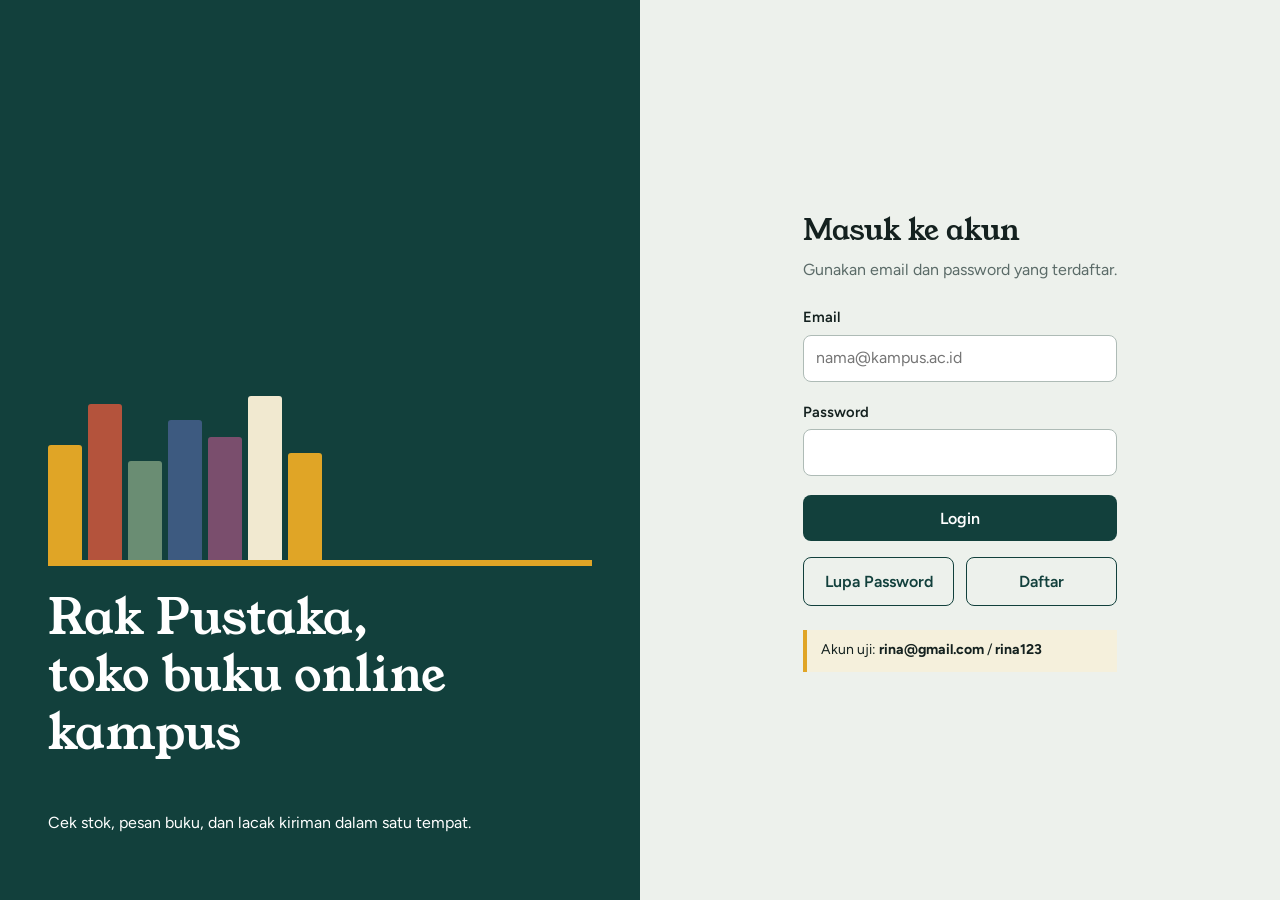
<file: index.html>
<!DOCTYPE html>
<html lang="id">
<head>
  <meta charset="UTF-8">
  <meta name="viewport" content="width=device-width, initial-scale=1">
  <title>Masuk - Toko Buku Rak Pustaka</title>
  <link rel="preconnect" href="https://fonts.googleapis.com">
  <link href="https://fonts.googleapis.com/css2?family=Figtree:wght@400;600;700&family=Young+Serif&display=swap" rel="stylesheet">
  <!-- CSS eksternal -->
  <link rel="stylesheet" href="css/style.css">
  <!-- CSS internal: khusus halaman login -->
  <style>
    .login-form h2 { font-size: 1.8rem; }
    .link-modal { margin-top: 1.25rem; font-size: .9rem; color: var(--abu); }
  </style>
</head>
<body data-page="login">
  <div class="login-wrap">
    <header class="login-hero">
      <div class="rak" aria-hidden="true">
        <span style="height:70%;background:#e0a526"></span><span style="height:95%;background:#b4533c"></span>
        <span style="height:60%;background:#6a8d73"></span><span style="height:85%;background:#3d5a80"></span>
        <span style="height:75%;background:#7a4e6d"></span><span style="height:100%;background:#f1e9d0"></span>
        <span style="height:65%;background:#e0a526"></span>
      </div>
      <h1>Rak Pustaka, toko buku online kampus</h1>
      <p>Cek stok, pesan buku, dan lacak kiriman dalam satu tempat.</p>
    </header>

    <main class="login-form">
      <section class="kotak" aria-labelledby="judulLogin">
        <h2 id="judulLogin">Masuk ke akun</h2>
        <!-- CSS inline pada elemen -->
        <p class="sub" style="margin-bottom:1.5rem">Gunakan email dan password yang terdaftar.</p>
        <form id="formLogin" novalidate>
          <div class="field">
            <label for="email">Email</label>
            <input type="email" id="email" placeholder="nama@kampus.ac.id" autocomplete="email">
            <span class="error" id="emailErr"></span>
          </div>
          <div class="field">
            <label for="password">Password</label>
            <input type="password" id="password" autocomplete="current-password">
            <span class="error" id="passwordErr"></span>
          </div>
          <button type="submit" class="btn penuh">Login</button>
        </form>
        <div class="baris-tombol">
          <button type="button" class="btn sekunder" id="btnLupa">Lupa Password</button>
          <button type="button" class="btn sekunder" id="btnDaftar">Daftar</button>
        </div>
        <p class="petunjuk">Akun uji: <strong>rina@gmail.com</strong> / <strong>rina123</strong></p>
      </section>
    </main>
  </div>

  <div class="modal" id="modalLupa" role="dialog" aria-modal="true" aria-labelledby="jLupa">
    <div class="modal-isi">
      <h2 id="jLupa">Lupa password</h2>
      <p class="sub">Masukkan email Anda. Kami kirim tautan untuk mengatur ulang password.</p>
      <form id="formLupa" novalidate>
        <div class="field">
          <label for="emailLupa">Email</label>
          <input type="email" id="emailLupa">
          <span class="error" id="emailLupaErr"></span>
        </div>
        <div class="baris-tombol">
          <button type="button" class="btn sekunder" data-tutup="modalLupa">Batal</button>
          <button type="submit" class="btn">Kirim tautan</button>
        </div>
      </form>
    </div>
  </div>

  <div class="modal" id="modalDaftar" role="dialog" aria-modal="true" aria-labelledby="jDaftar">
    <div class="modal-isi">
      <h2 id="jDaftar">Buat akun baru</h2>
      <form id="formDaftar" novalidate>
        <div class="field">
          <label for="namaDaftar">Nama lengkap</label>
          <input type="text" id="namaDaftar">
          <span class="error" id="namaDaftarErr"></span>
        </div>
        <div class="field">
          <label for="emailDaftar">Email</label>
          <input type="email" id="emailDaftar">
          <span class="error" id="emailDaftarErr"></span>
        </div>
        <div class="field">
          <label for="passDaftar">Password (min. 6 karakter)</label>
          <input type="password" id="passDaftar">
          <span class="error" id="passDaftarErr"></span>
        </div>
        <div class="baris-tombol">
          <button type="button" class="btn sekunder" data-tutup="modalDaftar">Batal</button>
          <button type="submit" class="btn">Daftar</button>
        </div>
      </form>
    </div>
  </div>

  <script src="js/data.js"></script>
  <script src="js/script.js"></script>
</body>
</html>
</file>
<file: css/style.css>
/* ===== CSS EKSTERNAL (style.css) ===== */
:root {
  --dasar: #edf1ec; --kertas: #ffffff; --tinta: #14211f; --teal: #12403c;
  --kuning: #e0a526; --tanah: #b4533c; --abu: #5b6b68; --garis: #cfd9d3;
  --font-judul: "Young Serif", Georgia, serif;
  --font-isi: "Figtree", system-ui, -apple-system, "Segoe UI", sans-serif;
}
* { box-sizing: border-box; }
body { margin: 0; background: var(--dasar); color: var(--tinta); font: 16px/1.6 var(--font-isi); }
h1, h2, h3 { font-family: var(--font-judul); font-weight: 400; line-height: 1.2; margin: 0 0 .5rem; }
a { color: var(--teal); }
:focus-visible { outline: 3px solid var(--kuning); outline-offset: 2px; }

/* Navbar */
.topbar { background: var(--teal); color: #fff; display: flex; flex-wrap: wrap; align-items: center; gap: 1rem; padding: .8rem 1.5rem; }
.topbar .logo { font-family: var(--font-judul); font-size: 1.25rem; text-decoration: none; color: #fff; margin-right: auto; }
.topbar .logo::before { content: ""; display: inline-block; width: .55rem; height: 1.1rem; background: var(--kuning); margin-right: .5rem; vertical-align: -.15rem; }
.topbar nav { display: flex; flex-wrap: wrap; gap: .25rem; }
.topbar nav a { color: #dbe9e5; text-decoration: none; padding: .35rem .75rem; border-radius: 6px; }
.topbar nav a:hover, .topbar nav a[aria-current="page"] { background: rgba(255,255,255,.14); color: #fff; }
.topbar .akun { display: flex; align-items: center; gap: .75rem; font-size: .9rem; }

main { max-width: 1000px; margin: 0 auto; padding: 2rem 1.25rem 3rem; }
.panel { background: var(--kertas); border: 1px solid var(--garis); border-radius: 10px; padding: 1.5rem; margin-bottom: 1.5rem; }
.sub { color: var(--abu); margin: 0 0 1.25rem; }

/* Tombol */
.btn { font: inherit; font-weight: 600; background: var(--teal); color: #fff; border: 0; border-radius: 8px; padding: .65rem 1.2rem; cursor: pointer; text-decoration: none; display: inline-block; }
.btn:hover { background: #0b2b28; }
.btn.sekunder { background: transparent; color: var(--teal); border: 1.5px solid var(--teal); }
.btn.sekunder:hover { background: #e2ece8; }
.btn.kecil { padding: .25rem .65rem; font-size: .85rem; }
.btn.bahaya { background: var(--tanah); }
.btn.penuh { width: 100%; }

/* Form */
.form-grid { display: grid; grid-template-columns: repeat(auto-fit, minmax(200px, 1fr)); gap: 1rem; align-items: start; }
.field { display: flex; flex-direction: column; gap: .3rem; margin-bottom: .9rem; }
.form-grid .field { margin-bottom: 0; }
label { font-weight: 600; font-size: .92rem; }
input, select, textarea { font: inherit; padding: .6rem .75rem; border: 1.5px solid #aebbb6; border-radius: 8px; background: #fff; color: var(--tinta); width: 100%; }
input.invalid, select.invalid, textarea.invalid { border-color: var(--tanah); background: #fdf3ef; }
.error { color: var(--tanah); font-size: .85rem; min-height: 1.1rem; }
.error:empty { min-height: 0; }

/* Login */
.login-wrap { min-height: 100vh; display: grid; grid-template-columns: 1fr 1fr; }
.login-hero { background: var(--teal); color: #fff; padding: 3rem; display: flex; flex-direction: column; justify-content: flex-end; gap: 1.5rem; }
.rak { display: flex; align-items: flex-end; gap: 6px; height: 170px; border-bottom: 6px solid var(--kuning); }
.rak span { width: 34px; border-radius: 3px 3px 0 0; }
.login-hero h1 { font-size: clamp(2rem, 4vw, 3rem); max-width: 14ch; }
.login-form { display: grid; place-items: center; padding: 2rem; }
.login-form .kotak { width: 100%; max-width: 380px; }
.baris-tombol { display: flex; gap: .75rem; margin-top: 1rem; }
.baris-tombol .btn { flex: 1; text-align: center; }
.petunjuk { background: #f5f0dc; border-left: 4px solid var(--kuning); padding: .6rem .9rem; font-size: .88rem; margin-top: 1.5rem; }

/* Modal */
.modal { position: fixed; inset: 0; background: rgba(10, 25, 23, .6); display: none; place-items: center; padding: 1rem; z-index: 10; }
.modal.open { display: grid; }
.modal-isi { background: #fff; border-radius: 12px; padding: 1.75rem; width: 100%; max-width: 420px; max-height: 90vh; overflow: auto; }

/* Dashboard */
.sapaan { margin-bottom: 2rem; }
.sapaan h1 { font-size: clamp(1.8rem, 4vw, 2.6rem); }
.menu { display: grid; grid-template-columns: repeat(auto-fit, minmax(210px, 1fr)); gap: 1rem; }
.menu a { display: block; text-decoration: none; color: var(--tinta); background: var(--kertas); border: 1px solid var(--garis); border-left: 10px solid var(--teal); border-radius: 8px; padding: 1.25rem; }
.menu a:nth-child(2) { border-left-color: var(--kuning); }
.menu a:nth-child(3) { border-left-color: var(--tanah); }
.menu a:nth-child(4) { border-left-color: #3d5a80; }
.menu a:hover { background: #f6faf7; }
.menu strong { display: block; font-family: var(--font-judul); font-weight: 400; font-size: 1.2rem; }
.menu span { color: var(--abu); font-size: .9rem; }

/* Tabel */
.tabel-wrap { overflow-x: auto; }
table { width: 100%; border-collapse: collapse; }
th, td { text-align: left; padding: .65rem .75rem; border-bottom: 1px solid var(--garis); vertical-align: middle; }
th { font-size: .85rem; color: var(--abu); font-weight: 600; background: #f4f7f5; }
.punggung { display: inline-block; width: 8px; height: 22px; border-radius: 2px; margin-right: .6rem; vertical-align: middle; }
.kosong { text-align: center; color: var(--abu); padding: 1.5rem; }
.badge { padding: .15rem .6rem; border-radius: 99px; font-size: .8rem; font-weight: 600; }
.badge.aman { background: #d8eadf; color: #1d5a37; }
.badge.tipis { background: #f8ebc4; color: #7a5600; }
.badge.habis { background: #f4d9d1; color: #8a3320; }
.toolbar { display: flex; justify-content: space-between; align-items: center; gap: 1rem; margin-bottom: 1rem; flex-wrap: wrap; }
.toolbar input { max-width: 280px; }
.total { text-align: right; font-size: 1.2rem; margin: 1rem 0 0; }
.total strong { font-family: var(--font-judul); font-weight: 400; font-size: 1.6rem; }

/* Tracking */
.cari-baris { display: flex; gap: .75rem; align-items: flex-start; }
.cari-baris .field { flex: 1; margin: 0; }
.status-teks { font-size: 1.1rem; font-weight: 700; color: var(--teal); margin: 0 0 .75rem; }
.progress { background: #dfe7e3; height: 14px; border-radius: 99px; overflow: hidden; }
.progress div { height: 100%; background: linear-gradient(90deg, var(--teal), var(--kuning)); transition: width .8s ease; }
.langkah { list-style: none; display: grid; grid-template-columns: repeat(4, 1fr); gap: .5rem; padding: 0; margin: .75rem 0 1.5rem; font-size: .85rem; color: var(--abu); }
.langkah li.selesai { color: var(--teal); font-weight: 700; }
.detail { display: grid; grid-template-columns: max-content 1fr; gap: .4rem 1.5rem; margin: 0; }
.detail dt { color: var(--abu); } .detail dd { margin: 0; font-weight: 600; }

footer { text-align: center; color: var(--abu); font-size: .85rem; padding: 1.5rem; }

@media (max-width: 760px) {
  .login-wrap { grid-template-columns: 1fr; }
  .login-hero { padding: 2rem; min-height: 260px; }
  .cari-baris { flex-direction: column; }
  .langkah { grid-template-columns: 1fr 1fr; }
}
@media (prefers-reduced-motion: reduce) { .progress div { transition: none; } }

/* Cover buku & riwayat perjalanan */
.cover { width: 36px; height: 50px; object-fit: cover; border-radius: 3px; background: #dfe7e3; vertical-align: middle; margin-right: .6rem; }
.riwayat { list-style: none; padding: 0; margin: .75rem 0 0; border-left: 3px solid var(--kuning); }
.riwayat li { padding: 0 0 .9rem 1rem; display: flex; flex-direction: column; }
.riwayat time { font-size: .82rem; color: var(--abu); }

.cover.kosong { display: inline-flex; align-items: center; justify-content: center; font-family: var(--font-judul); font-size: 1.3rem; color: var(--teal); }
</file>
